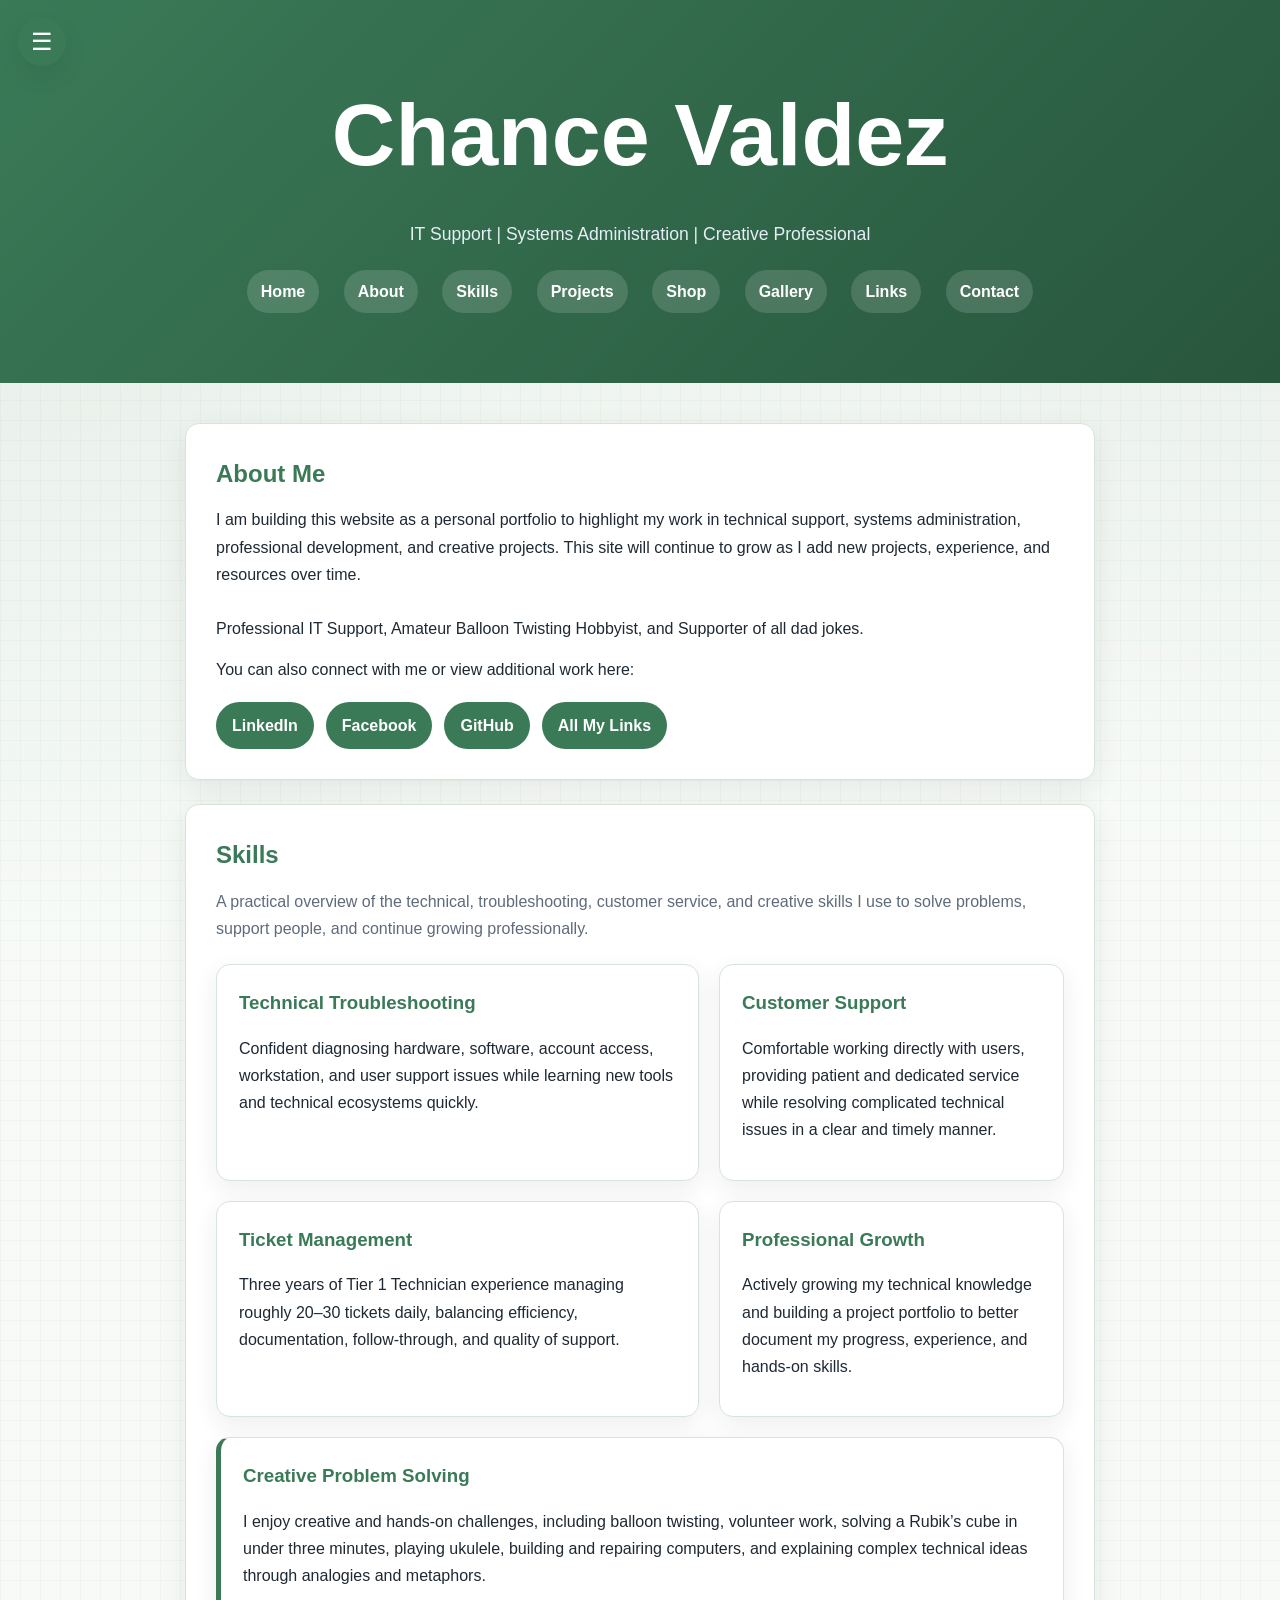
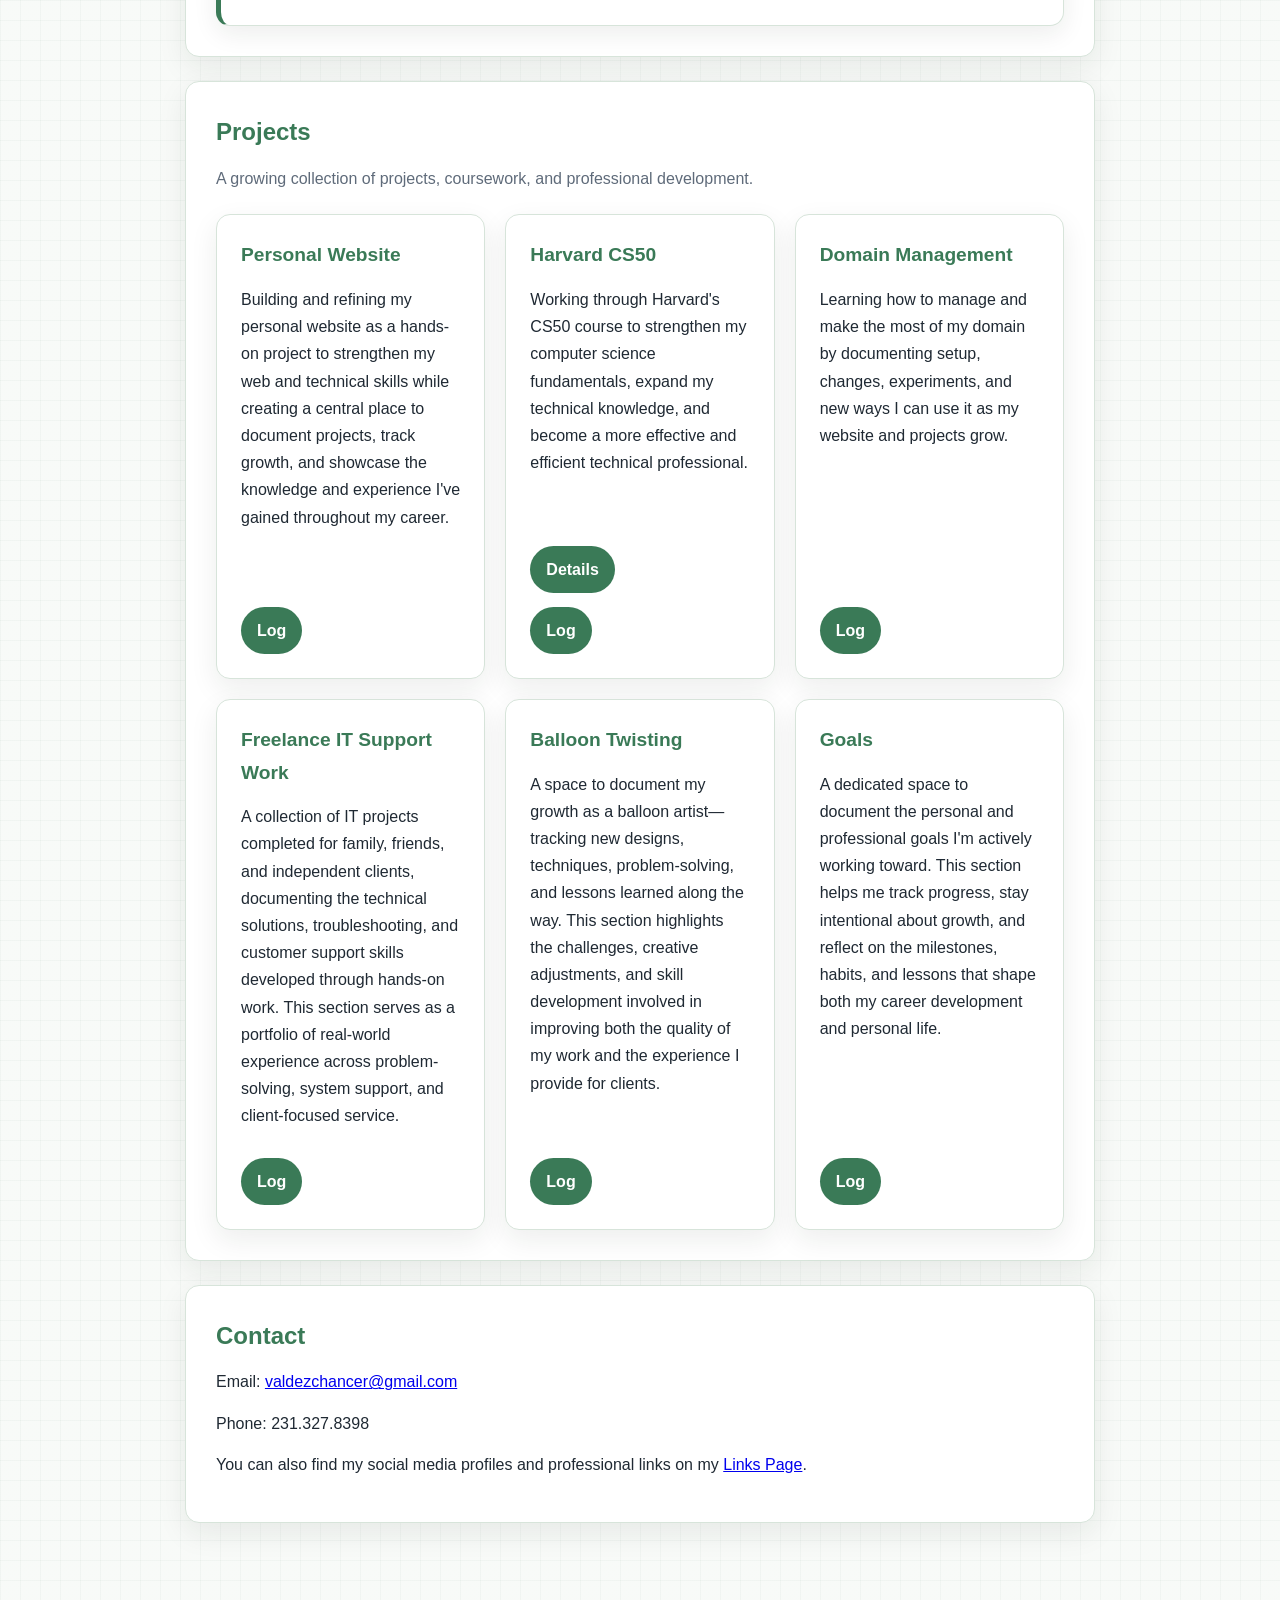
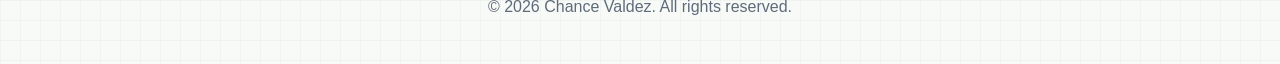
<file: index.html>
<!DOCTYPE html>
<html lang="en">

<head>
  <!-- ==========================================
       PAGE INFORMATION
  ========================================== -->

  <meta charset="UTF-8" />

  <!-- Mobile responsiveness -->
  <meta name="viewport" content="width=device-width, initial-scale=1.0" />

  <meta
    name="description"
    content="Chance Valdez's personal portfolio showcasing IT support, systems administration, professional development, creative projects, and technical skills."
  />

  <title>Chance Valdez | Portfolio</title>

  <!-- Main website stylesheet -->
  <link rel="stylesheet" href="style.css" />

</head>

<body>

  <!-- ==========================================
       OPTIONS MENU
  ========================================== -->

  <div class="options-menu">

    <button
      id="options-toggle"
      class="options-toggle"
      aria-label="Open options menu"
      aria-controls="options-panel"
      aria-expanded="false"
    >
      ☰
    </button>

    <div id="options-panel" class="options-panel">

      <!-- Dark Mode Toggle -->
      <button id="theme-toggle" class="theme-toggle">
        🌙 Dark Mode
      </button>

      <!-- Navigation Links -->
      <a href="index.html">Home</a>

      <a href="#about">About</a>

      <a href="#skills">Skills</a>

      <a href="#projects">Projects</a>

      <a href="shop.html">Shop</a>

      <a href="Secondary%20Page/gallery.html">Image Library</a>

      <a href="links/">Links</a>

      <a href="#contact">Contact</a>

    </div>

  </div>


  <!-- ==========================================
       WEBSITE HEADER
  ========================================== -->

  <header>

    <h1>Chance Valdez</h1>

    <p>
      IT Support | Systems Administration | Creative Professional
    </p>


    <!-- ==========================================
         MAIN NAVIGATION
    ========================================== -->

    <nav aria-label="Main navigation">

      <a href="index.html">Home</a>

      <a href="#about">About</a>

      <a href="#skills">Skills</a>

      <a href="#projects">Projects</a>

      <a href="shop.html">Shop</a>

      <a href="Secondary%20Page/gallery.html">Gallery</a>

      <a href="links/">Links</a>

      <a href="#contact">Contact</a>

    </nav>

  </header>


  <!-- ==========================================
       MAIN WEBSITE CONTENT
  ========================================== -->

  <main>


    <!-- ==========================================
         ABOUT ME SECTION
    ========================================== -->

    <section id="about" class="reveal">

      <h2>About Me</h2>

      <p>
        I am building this website as a personal portfolio to highlight my work in
        technical support, systems administration, professional development, and
        creative projects.

        This site will continue to grow as I add new projects,
        experience, and resources over time.

        <br><br>

        Professional IT Support, Amateur Balloon Twisting Hobbyist,
        and Supporter of all dad jokes.
      </p>

      <p>
        You can also connect with me or view additional work here:
      </p>


      <!-- SOCIAL AND PROFESSIONAL LINKS -->

      <ul class="profile-links">

        <li>
          <a
            href="https://linkedin.chancevaldez.com"
            target="_blank"
            rel="noopener noreferrer"
          >
            LinkedIn
          </a>
        </li>

        <li>
          <a
            href="https://www.facebook.com/chance.valdez"
            target="_blank"
            rel="noopener noreferrer"
          >
            Facebook
          </a>
        </li>

        <li>
          <a
            href="https://github.com/Chance203"
            target="_blank"
            rel="noopener noreferrer"
          >
            GitHub
          </a>
        </li>

        <li>
          <a href="links/">
            All My Links
          </a>
        </li>

      </ul>

    </section>



    <!-- ==========================================
         SKILLS SECTION
    ========================================== -->

    <section id="skills" class="reveal">

      <h2>Skills</h2>

      <p class="section-intro">
        A practical overview of the technical, troubleshooting,
        customer service, and creative skills I use to solve problems,
        support people, and continue growing professionally.
      </p>


      <div class="skills-layout">


        <!-- TECHNICAL TROUBLESHOOTING -->

        <div class="skill-group">

          <h3>Technical Troubleshooting</h3>

          <p>
            Confident diagnosing hardware, software, account access,
            workstation, and user support issues while learning
            new tools and technical ecosystems quickly.
          </p>

        </div>


        <!-- CUSTOMER SUPPORT -->

        <div class="skill-group">

          <h3>Customer Support</h3>

          <p>
            Comfortable working directly with users, providing patient
            and dedicated service while resolving complicated technical
            issues in a clear and timely manner.
          </p>

        </div>


        <!-- TICKET MANAGEMENT -->

        <div class="skill-group">

          <h3>Ticket Management</h3>

          <p>
            Three years of Tier 1 Technician experience managing
            roughly 20–30 tickets daily, balancing efficiency,
            documentation, follow-through, and quality of support.
          </p>

        </div>


        <!-- PROFESSIONAL GROWTH -->

        <div class="skill-group">

          <h3>Professional Growth</h3>

          <p>
            Actively growing my technical knowledge and building
            a project portfolio to better document my progress,
            experience, and hands-on skills.
          </p>

        </div>


        <!-- CREATIVE PROBLEM SOLVING -->

        <div class="skill-group featured-skill">

          <h3>Creative Problem Solving</h3>

          <p>
            I enjoy creative and hands-on challenges, including balloon
            twisting, volunteer work, solving a Rubik’s cube in under
            three minutes, playing ukulele, building and repairing
            computers, and explaining complex technical ideas through
            analogies and metaphors.
          </p>

        </div>

      </div>

    </section>



    <!-- ==========================================
         PROJECTS SECTION
    ========================================== -->

    <section id="projects" class="reveal">

      <h2>Projects</h2>

      <p class="section-intro">
        A growing collection of projects, coursework,
        and professional development.
      </p>


      <div class="project-grid">


        <!-- PERSONAL WEBSITE -->

        <article class="project-card">

          <h3>Personal Website</h3>

          <p>
            Building and refining my personal website as a hands-on
            project to strengthen my web and technical skills while
            creating a central place to document projects, track growth,
            and showcase the knowledge and experience I've gained
            throughout my career.
          </p>

          <div class="project-tags"></div>

          <a
            href="https://github.com/Chance203/Deep_Thought/blob/main/Journal/Website.txt"
            target="_blank"
            rel="noopener noreferrer"
            class="project-link"
          >
            Log
          </a>

        </article>



        <!-- HARVARD CS50 -->

        <article class="project-card">

          <h3>Harvard CS50</h3>

          <p>
            Working through Harvard's CS50 course to strengthen
            my computer science fundamentals, expand my technical
            knowledge, and become a more effective and efficient
            technical professional.
          </p>

          <div class="project-tags"></div>

          <br>

          <a
            href="https://pll.harvard.edu/course/cs50-introduction-computer-science"
            target="_blank"
            rel="noopener noreferrer"
            class="project-link"
          >
            Details
          </a>

          <a
            href="https://github.com/Chance203/Deep_Thought/blob/main/Journal/CS50%20Studies.txt"
            target="_blank"
            rel="noopener noreferrer"
            class="project-link"
          >
            Log
          </a>

        </article>



        <!-- DOMAIN MANAGEMENT -->

        <article class="project-card">

          <h3>Domain Management</h3>

          <p>
            Learning how to manage and make the most of my domain
            by documenting setup, changes, experiments, and new
            ways I can use it as my website and projects grow.
          </p>

          <div class="project-tags"></div>

          <a
            href="https://github.com/Chance203/Deep_Thought/blob/main/Journal/Domain.txt"
            target="_blank"
            rel="noopener noreferrer"
            class="project-link"
          >
            Log
          </a>

        </article>



        <!-- FREELANCE IT SUPPORT -->

        <article class="project-card">

          <h3>Freelance IT Support Work</h3>

          <p>
            A collection of IT projects completed for family,
            friends, and independent clients, documenting the
            technical solutions, troubleshooting, and customer
            support skills developed through hands-on work.

            This section serves as a portfolio of real-world
            experience across problem-solving, system support,
            and client-focused service.
          </p>

          <div class="project-tags"></div>

          <a
            href="https://github.com/Chance203/Deep_Thought/blob/main/Journal/Freelance%20IT%20Work.txt"
            target="_blank"
            rel="noopener noreferrer"
            class="project-link"
          >
            Log
          </a>

        </article>



        <!-- BALLOON TWISTING -->

        <article class="project-card">

          <h3>Balloon Twisting</h3>

          <p>
            A space to document my growth as a balloon artist—tracking
            new designs, techniques, problem-solving, and lessons
            learned along the way.

            This section highlights the challenges, creative adjustments,
            and skill development involved in improving both the quality
            of my work and the experience I provide for clients.
          </p>

          <div class="project-tags"></div>

          <a
            href="https://github.com/Chance203/Deep_Thought/blob/main/Journal/Balloon%20Twisting.txt"
            target="_blank"
            rel="noopener noreferrer"
            class="project-link"
          >
            Log
          </a>

        </article>



        <!-- GOALS -->

        <article class="project-card">

          <h3>Goals</h3>

          <p>
            A dedicated space to document the personal and professional
            goals I'm actively working toward.

            This section helps me track progress, stay intentional
            about growth, and reflect on the milestones, habits,
            and lessons that shape both my career development
            and personal life.
          </p>

          <div class="project-tags"></div>

          <a
            href="https://github.com/Chance203/Deep_Thought/blob/main/Journal/Goals.txt"
            target="_blank"
            rel="noopener noreferrer"
            class="project-link"
          >
            Log
          </a>

        </article>


      </div>

    </section>



    <!-- ==========================================
         CONTACT SECTION
    ========================================== -->

    <section id="contact" class="reveal">

      <h2>Contact</h2>


      <!-- EMAIL CONTACT -->

      <div class="contact-buttons">

        Email:

        <a
          href="mailto:valdezchancer@gmail.com"
          class="contact-button"
        >
          valdezchancer@gmail.com
        </a>

      </div>


      <!-- MESSAGE USED BY EXISTING JAVASCRIPT -->

      <p id="copy-message"></p>


      <!-- PHONE CONTACT -->

      <p>
        Phone: 231.327.8398
      </p>


      <!-- ADDITIONAL CONTACT OPTIONS -->

      <p>
        You can also find my social media profiles
        and professional links on my
        <a href="links/">Links Page</a>.
      </p>

    </section>

  </main>



  <!-- ==========================================
       WEBSITE FOOTER
  ========================================== -->

  <footer>

    <p>
      &copy; 2026 Chance Valdez. All rights reserved.
    </p>

  </footer>



  <!-- ==========================================
       BACK TO TOP BUTTON
  ========================================== -->

  <button
    id="back-to-top"
    class="back-to-top"
    aria-label="Back to top"
  >
    ↑
  </button>



  <!-- ==========================================
       JAVASCRIPT
  ========================================== -->

  <!-- Existing website functionality:
       - Dark Mode
       - Options Menu
       - Scroll Reveal
       - Back to Top
       - Email Copy Functionality
  -->

  <script src="script.js"></script>

</body>

</html>
</file>
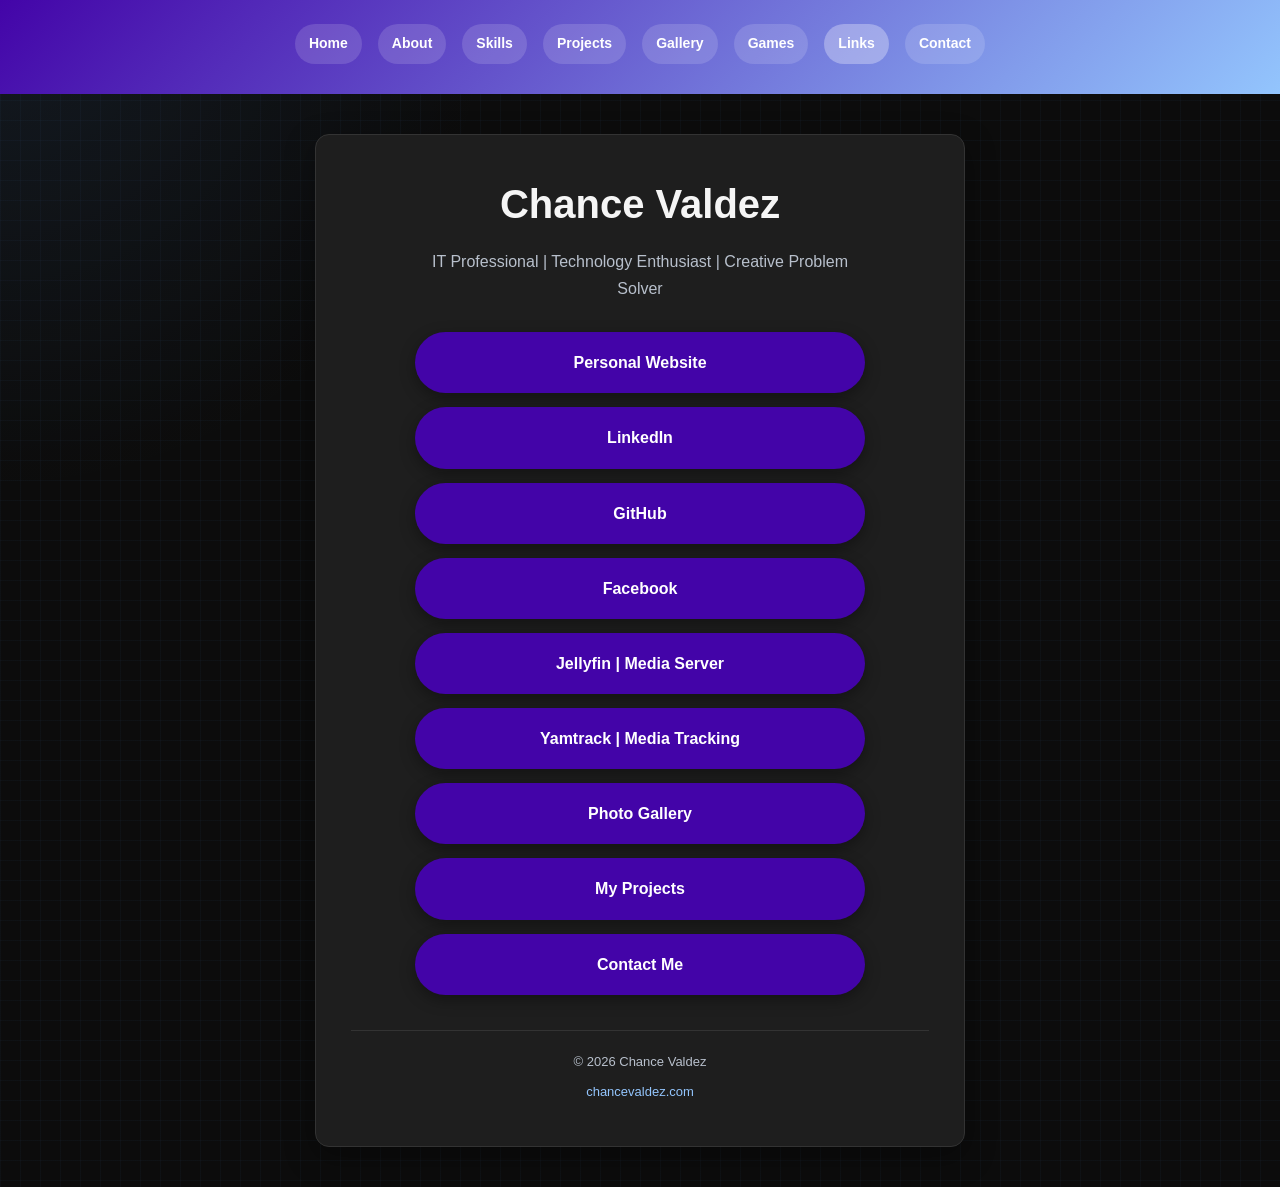
<file: links/index.html>
<!DOCTYPE html>
<html lang="en">

<head>
    <!-- ==========================================
         PAGE INFORMATION
    ========================================== -->

    <meta charset="UTF-8">

    <meta name="viewport"
          content="width=device-width, initial-scale=1.0">

    <meta name="description"
          content="Connect with Chance Valdez. Explore my professional portfolio, creative projects, social media, and more.">

    <title>Chance Valdez | Links</title>

    <!-- ==========================================
         STYLESHEETS
    ========================================== -->

    <!-- CSS specifically for the Links page -->
    <link rel="stylesheet" href="links.css">

</head>

<body>

    <!-- ==========================================
         WEBSITE NAVIGATION
    ========================================== -->

    <nav class="site-nav" aria-label="Main navigation">

        <a href="/">
            Home
        </a>

        <a href="/#about">
            About
        </a>

        <a href="/#skills">
            Skills
        </a>

        <a href="/#projects">
            Projects
        </a>

        <a href="/gallery.html">
            Gallery
        </a>

        <a href="/game.html">
            Games
        </a>

        <a href="/links/" aria-current="page">
            Links
        </a>

        <a href="/#contact">
            Contact
        </a>

    </nav>


    <!-- ==========================================
         MAIN PAGE CONTENT
    ========================================== -->

    <main class="container">

     <!-- ==========================================
     PROFILE SECTION
    ========================================== -->

    <header class="profile">

        <h1>Chance Valdez</h1>

        <p class="description">
            IT Professional | Technology Enthusiast |
            Creative Problem Solver
        </p>

    </header>



        <!-- ==========================================
             SOCIAL AND PROFESSIONAL LINKS
        ========================================== -->

        <section class="links-section" aria-label="My links">

            <div class="links">

                <!-- PERSONAL WEBSITE -->

                <a
                    href="https://chancevaldez.com"
                    class="link-button"
                >
                    Personal Website
                </a>


                <!-- LINKEDIN -->

                <a
                    href="https://linkedin.chancevaldez.com"
                    class="link-button"
                    target="_blank"
                    rel="noopener noreferrer"
                >
                    LinkedIn
                </a>


                <!-- GITHUB -->

                <a
                    href="https://github.com/Chance203"
                    class="link-button"
                    target="_blank"
                    rel="noopener noreferrer"
                >
                    GitHub
                </a>


                <!-- FACEBOOK -->

                <a
                    href="https://www.facebook.com/chance.valdez"
                    class="link-button"
                    target="_blank"
                    rel="noopener noreferrer"
                >
                    Facebook
                </a>

                <!-- ==========================================
     PERSONAL MEDIA SERVER
========================================== -->

<!-- JELLYFIN -->

<a
    href="https://jellyfin.chancevaldez.com"
    class="link-button"
    target="_blank"
    rel="noopener noreferrer"
>
    Jellyfin | Media Server
</a>


<!-- YAMTRACK -->

<a
    href="https://yamtrack.chancevaldez.com"
    class="link-button"
    target="_blank"
    rel="noopener noreferrer"
>
    Yamtrack | Media Tracking
</a>

                <!-- PHOTO GALLERY -->

                <a
                    href="/gallery.html"
                    class="link-button"
                >
                    Photo Gallery
                </a>


                <!-- PROJECTS -->

                <a
                    href="/#projects"
                    class="link-button"
                >
                    My Projects
                </a>


                <!-- CONTACT -->

                <a
                    href="/#contact"
                    class="link-button"
                >
                    Contact Me
                </a>

            </div>

        </section>


        <!-- ==========================================
             FOOTER
        ========================================== -->

        <footer>

            <p>
                &copy; 2026 Chance Valdez
            </p>

            <p>
                <a href="https://chancevaldez.com">
                    chancevaldez.com
                </a>
            </p>

        </footer>

    </main>

</body>

</html>
</file>
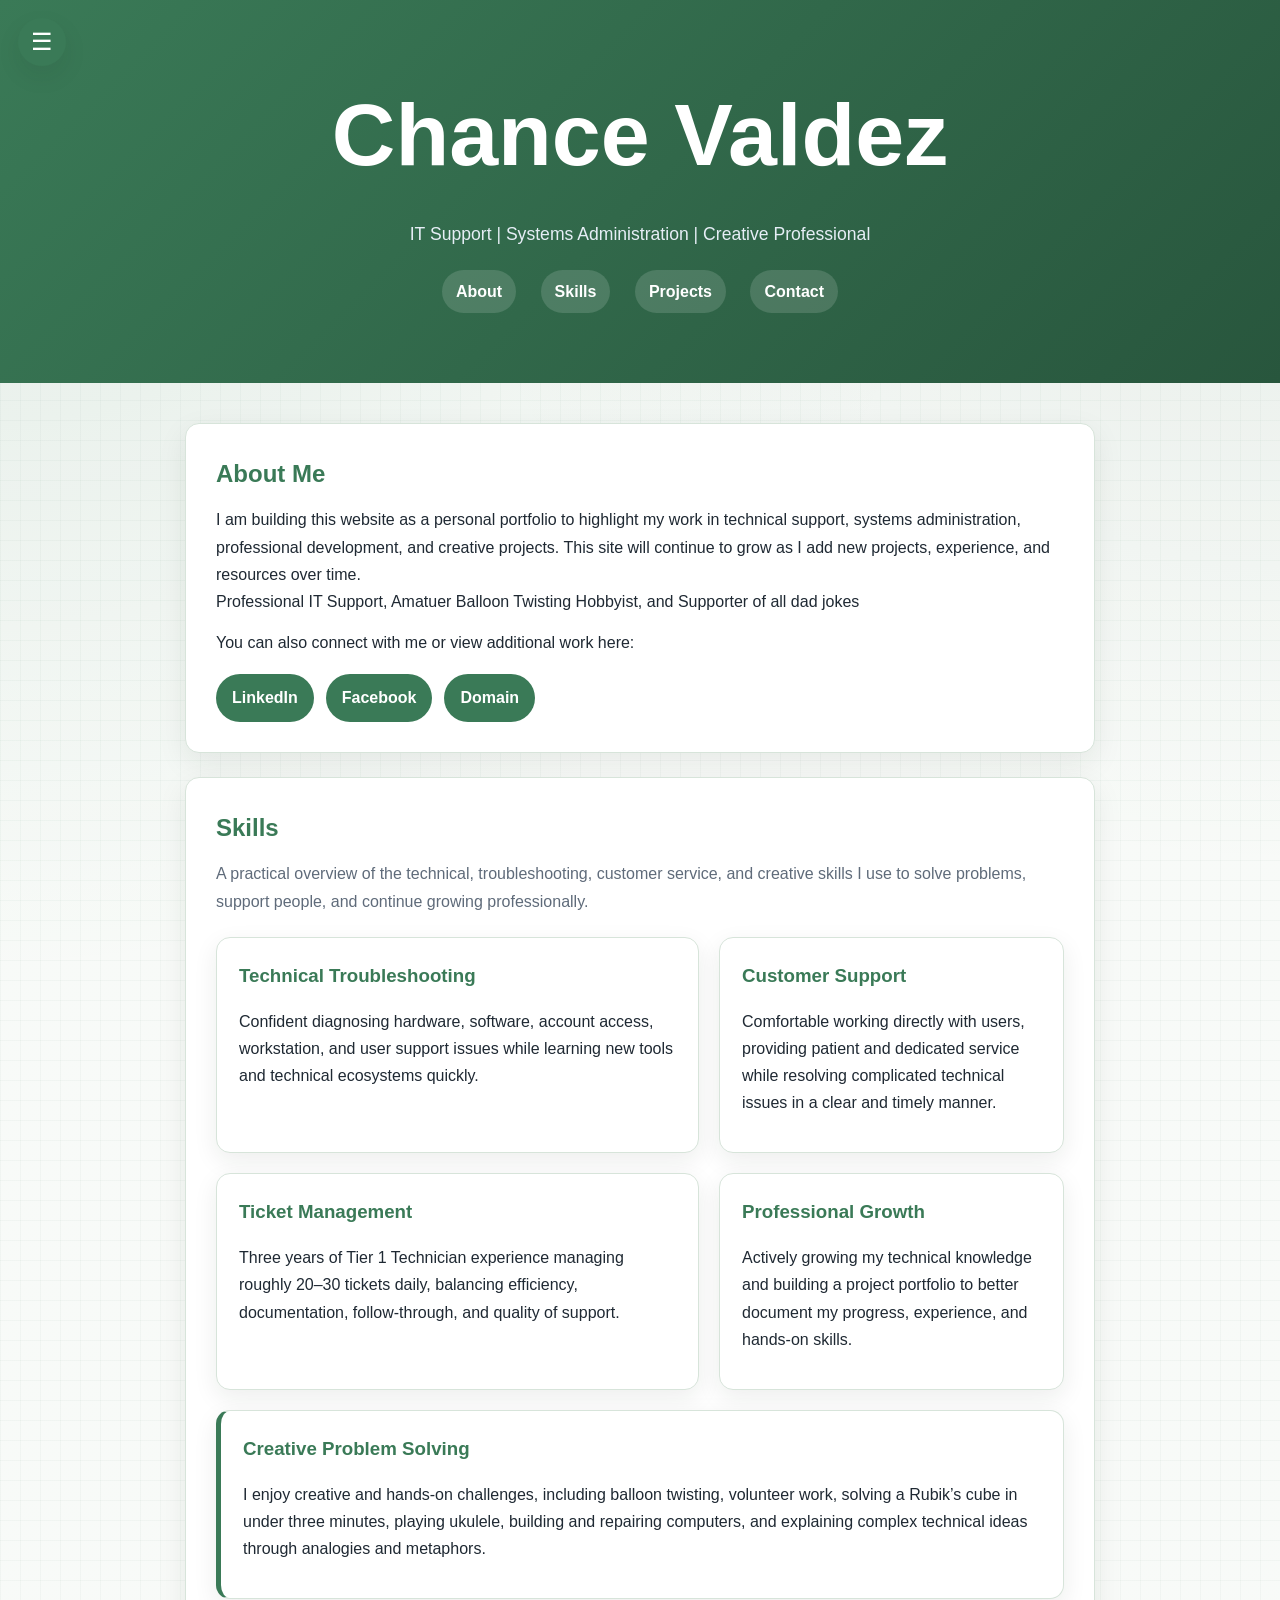
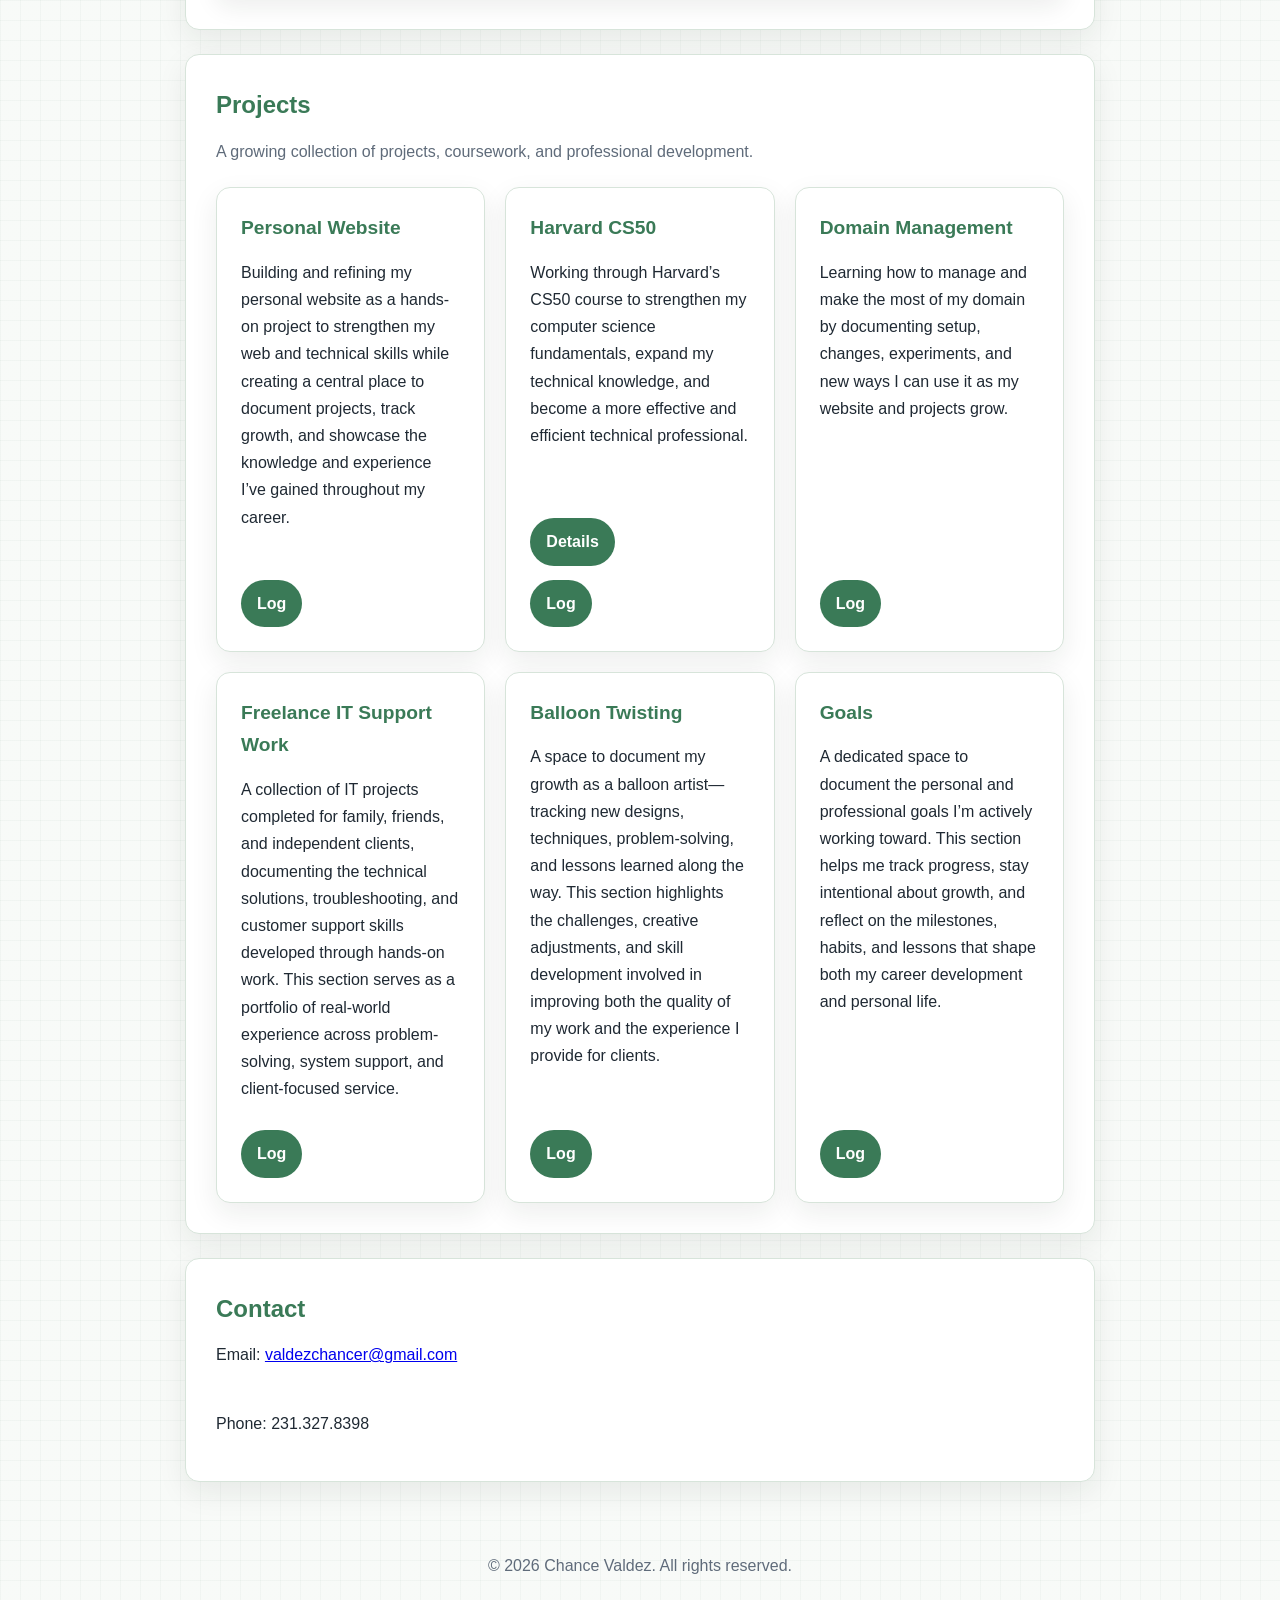
<file: Website/index.html>
<!DOCTYPE html>
<html lang="en">
<head>
  <meta charset="UTF-8" />

  <!-- Makes the site work better on phones/tablets -->
  <meta name="viewport" content="width=device-width, initial-scale=1.0" />

  <title>Chance Valdez | Portfolio</title>

  <!-- Connects this HTML file to the CSS styling file -->
  <link rel="stylesheet" href="style.css" />
</head>

<body>
  <div class="options-menu">
  <button id="options-toggle" class="options-toggle" aria-label="Open options menu">
    ☰
  </button>

  <div id="options-panel" class="options-panel">
    <button id="theme-toggle" class="theme-toggle">
      🌙 Dark Mode
    </button>

    <a href="#about">About</a>
    <a href="#skills">Skills</a>
    <a href="#projects">Projects</a>
    <a href="#contact">Contact</a>
    <a href="Secondary Page/gallery.html">Image Library</a>
  </div>
</div>

  <header>
  <h1>Chance Valdez</h1>
  <p>IT Support | Systems Administration | Creative Professional</p>

  <nav>
    <a href="#about">About</a>
    <a href="#skills">Skills</a>
    <a href="#projects">Projects</a>
    <a href="#contact">Contact</a>
  </nav>

  </header>

  <main>
    <section id="about" class="reveal">
  <h2>About Me</h2>
      <p>
  I am building this website as a personal portfolio to highlight my work in
  technical support, systems administration, professional development, and
  creative projects. This site will continue to grow as I add new projects,
  experience, and resources over time.
  <br>
  Professional IT Support, Amatuer Balloon Twisting Hobbyist, and Supporter of all dad jokes
</p>

<p>
  You can also connect with me or view additional work here:
</p>

<ul class="profile-links">
  <li>
    <a href="https://linkedin.chancevaldez.com" target="_blank" rel="noopener noreferrer">
      LinkedIn
    </a>
  </li>
  <li>
    <a href="https://www.facebook.com/chance.valdez" target="_blank" rel="noopener noreferrer">
      Facebook
    </a>
  </li>
  <li>
    <a href="https://chancevaldez.com" target="_blank" rel="noopener noreferrer">
      Domain
    </a>
  </li>
</ul>

      <!-- Future expansion:
           Add a stronger professional summary here.
           This can be tailored toward IT, systems administration, or art/business. -->
    </section>

    <section id="skills" class="reveal">
  <h2>Skills</h2>

  <p class="section-intro">
    A practical overview of the technical, troubleshooting, customer service,
    and creative skills I use to solve problems, support people, and continue growing professionally.
  </p>

  <div class="skills-layout">

    <div class="skill-group">
      <h3>Technical Troubleshooting</h3>
      <p>
        Confident diagnosing hardware, software, account access, workstation,
        and user support issues while learning new tools and technical ecosystems quickly.
      </p>
    </div>

    <div class="skill-group">
      <h3>Customer Support</h3>
      <p>
        Comfortable working directly with users, providing patient and dedicated service
        while resolving complicated technical issues in a clear and timely manner.
      </p>
    </div>

    <div class="skill-group">
      <h3>Ticket Management</h3>
      <p>
        Three years of Tier 1 Technician experience managing roughly 20–30 tickets daily,
        balancing efficiency, documentation, follow-through, and quality of support.
      </p>
    </div>

    <div class="skill-group">
      <h3>Professional Growth</h3>
      <p>
        Actively growing my technical knowledge and building a project portfolio to better
        document my progress, experience, and hands-on skills.
      </p>
    </div>

    <div class="skill-group featured-skill">
      <h3>Creative Problem Solving</h3>
      <p>
        I enjoy creative and hands-on challenges, including balloon twisting, volunteer work,
        solving a Rubik’s cube in under three minutes, playing ukulele, building and repairing
        computers, and explaining complex technical ideas through analogies and metaphors.
      </p>
    </div>

  </div>
</section>

    <section id="projects" class="reveal">
  <h2>Projects</h2>

  <p class="section-intro">
    A growing collection of projects, coursework, and professional development.
  </p>

  <div class="project-grid">

    <article class="project-card">
      <h3>Personal Website</h3>
      <p>Building and refining my personal website as a hands-on project to strengthen my web and technical skills while creating a central place to document projects, track growth, and showcase the knowledge and experience I’ve gained throughout my career.</p>
      <div class="project-tags">
      </div>
      <a href="https://github.com/Chance203/Deep_Thought/blob/main/Journal/Website.txt" target="_blank" rel="noopener noreferrer" class="project-link">Log</a>
    </article>

    <article class="project-card">
      <h3>Harvard CS50</h3>
      <p>Working through Harvard’s CS50 course to strengthen my computer science fundamentals, expand my technical knowledge, and become a more effective and efficient technical professional.</p>
      <div class="project-tags">
      </div>
      <br>
      <a href="https://pll.harvard.edu/course/cs50-introduction-computer-science" target="_blank" rel="noopener noreferrer" class="project-link">Details</a>
      <a href="https://github.com/Chance203/Deep_Thought/blob/main/Journal/CS50%20Studies.txt" target="_blank" rel="noopener noreferrer" class="project-link">Log</a>
    </article>

    <article class="project-card">
      <h3>Domain Management</h3>
      <p>Learning how to manage and make the most of my domain by documenting setup, changes, experiments, and new ways I can use it as my website and projects grow.</p>
      <div class="project-tags">
      </div>
      <a href="https://github.com/Chance203/Deep_Thought/blob/main/Journal/Domain.txt" target="_blank" rel="noopener noreferrer" class="project-link">Log</a>
    </article>

    <article class="project-card">
      <h3>Freelance IT Support Work</h3>
      <p>A collection of IT projects completed for family, friends, and independent clients, documenting the technical solutions, troubleshooting, and customer support skills developed through hands-on work. This section serves as a portfolio of real-world experience across problem-solving, system support, and client-focused service.</p>
      <div class="project-tags">
      </div>
      <a href="https://github.com/Chance203/Deep_Thought/blob/main/Journal/Freelance%20IT%20Work.txt" class="project-link">Log</a>
    </article>

    <article class="project-card">
      <h3>Balloon Twisting</h3>
      <p>A space to document my growth as a balloon artist—tracking new designs, techniques, problem-solving, and lessons learned along the way. This section highlights the challenges, creative adjustments, and skill development involved in improving both the quality of my work and the experience I provide for clients.</p>
      <div class="project-tags">
      </div>
      <a href="https://github.com/Chance203/Deep_Thought/blob/main/Journal/Balloon%20Twisting.txt" class="project-link">Log</a>
    </article>

    <article class="project-card">
      <h3>Goals</h3>
      <p>A dedicated space to document the personal and professional goals I’m actively working toward. This section helps me track progress, stay intentional about growth, and reflect on the milestones, habits, and lessons that shape both my career development and personal life.</p>
      <div class="project-tags">
      </div>
      <a href="https://github.com/Chance203/Deep_Thought/blob/main/Journal/Goals.txt" class="project-link">Log</a>
    </article>

  </div>

      <!-- Future expansion:
           Add cards for each project:
           - GitHub project
           - Home lab
           - Website build
           - Resume/career project
           - Caricature business page -->
    </section>

    <section id="contact" class="reveal">
      <h2>Contact</h2>
        <div class="contact-buttons">
          Email:
    <a href="mailto:valdezchancer@gmail.com" class="contact-button">
        valdezchancer@gmail.com
    </a>
</div>

<p id="copy-message"></p>
      <br>Phone: 231.327.8398
      </p>

      <!-- Future expansion:
           Add links to:
           - LinkedIn
           - GitHub
           - Resume PDF
           - Art portfolio/social pages -->
    </section>
  </main>

  <footer>
    <p>&copy; 2026 Chance Valdez. All rights reserved.</p>
  </footer>

  <button id="back-to-top" class="back-to-top" aria-label="Back to top">
 ↑
</button>
  
  <!-- JavaScript file for future features -->
  <script src="script.js"></script>

</body>
</html>
</file>
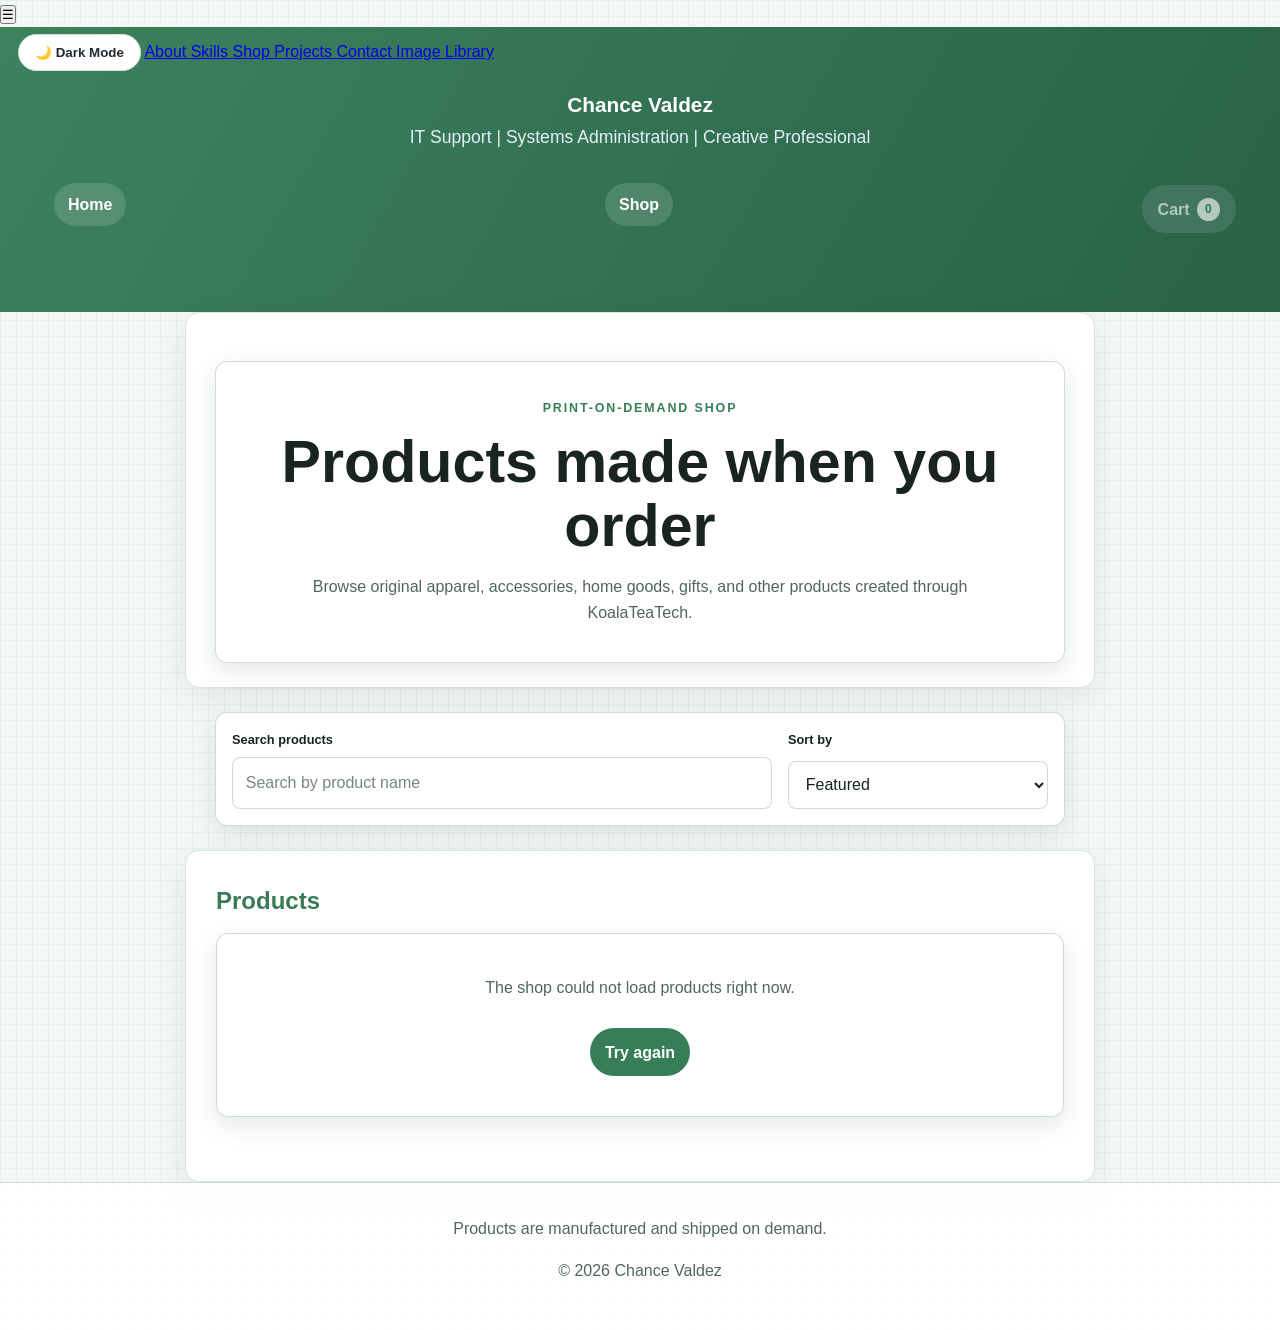
<file: shop.html>
<!DOCTYPE html>
<html lang="en">
<head>
  <meta charset="UTF-8">

  <meta
    name="viewport"
    content="width=device-width, initial-scale=1.0"
  >

  <meta
    name="description"
    content="Shop original apparel, accessories, gifts, and print-on-demand products from KoalaTeaTech."
  >

  <title>Shop | Chance Valdez</title>

  <!-- Main website styles -->
  <link rel="stylesheet" href="style.css?v=2">

  <!-- Shop-specific styles -->
  <link rel="stylesheet" href="shop.css?v=2">
</head>

<body>

  <!-- =====================================================
       OPTIONS MENU
       This is intended to match the menu on your main site.
       ===================================================== -->

  <button
    id="menu-toggle"
    class="menu-toggle"
    type="button"
    aria-label="Open site menu"
    aria-expanded="false"
    aria-controls="options-menu"
  >
    ☰
  </button>

  <aside
    id="options-menu"
    class="options-menu"
    aria-label="Site options"
  >
    <button
      id="theme-toggle"
      class="menu-link theme-toggle"
      type="button"
    >
      🌙 Dark Mode
    </button>

    <a class="menu-link" href="index.html#about">
      About
    </a>

    <a class="menu-link" href="index.html#skills">
      Skills
    </a>

    <a
      class="menu-link"
      href="shop.html"
      aria-current="page"
    >
      Shop
    </a>

    <a class="menu-link" href="index.html#projects">
      Projects
    </a>

    <a class="menu-link" href="index.html#contact">
      Contact
    </a>

    <a class="menu-link" href="gallery.html">
      Image Library
    </a>
  </aside>

  <!-- =====================================================
       PAGE HEADER
       ===================================================== -->

  <header class="shop-header">
    <div class="shop-header-content">
      <a class="shop-brand" href="index.html">
        Chance Valdez
      </a>

      <p class="shop-tagline">
        IT Support | Systems Administration | Creative Professional
      </p>

      <nav
        class="shop-nav"
        aria-label="Shop navigation"
      >
        <a href="index.html">
          Home
        </a>

        <a
          href="shop.html"
          aria-current="page"
        >
          Shop
        </a>

        <button
          id="cart-button"
          class="cart-button"
          type="button"
          aria-label="Open shopping cart"
          disabled
        >
          Cart

          <span
            id="cart-count"
            class="cart-count"
          >
            0
          </span>
        </button>
      </nav>
    </div>
  </header>

  <!-- =====================================================
       MAIN SHOP CONTENT
       ===================================================== -->

  <main>
    <section class="shop-hero">
      <div class="shop-hero-content">
        <p class="shop-eyebrow">
          PRINT-ON-DEMAND SHOP
        </p>

        <h1>
          Products made when you order
        </h1>

        <p>
          Browse original apparel, accessories, home goods,
          gifts, and other products created through KoalaTeaTech.
        </p>
      </div>
    </section>

    <!-- Search and sorting -->

    <section
      class="shop-controls"
      aria-label="Product search and sorting"
    >
      <div class="search-wrapper">
        <label for="product-search">
          Search products
        </label>

        <input
          id="product-search"
          type="search"
          placeholder="Search by product name"
          autocomplete="off"
        >
      </div>

      <div class="sort-wrapper">
        <label for="product-sort">
          Sort by
        </label>

        <select id="product-sort">
          <option value="featured">
            Featured
          </option>

          <option value="price-low">
            Price: low to high
          </option>

          <option value="price-high">
            Price: high to low
          </option>

          <option value="name">
            Name
          </option>
        </select>
      </div>
    </section>

    <!-- Product results -->

    <section
      class="shop-section"
      aria-labelledby="products-heading"
    >
      <h2
        id="products-heading"
        class="visually-hidden"
      >
        Products
      </h2>

      <div
        id="shop-status"
        class="shop-status"
        role="status"
        aria-live="polite"
      >
        Loading products…
      </div>

      <div
        id="product-grid"
        class="product-grid"
        aria-live="polite"
      ></div>
    </section>
  </main>

  <!-- =====================================================
       FOOTER
       ===================================================== -->

  <footer class="shop-footer">
    <p>
      Products are manufactured and shipped on demand.
    </p>

    <p>
      © <span id="current-year"></span> Chance Valdez
    </p>
  </footer>

  <!-- =====================================================
       SCRIPTS
       Load the main site script first so theme and menu
       behavior are available before the shop loads.
       ===================================================== -->

  <script src="script.js?v=2"></script>
  <script src="shop.js?v=2"></script>

  <script>
    const currentYearElement =
      document.getElementById("current-year");

    if (currentYearElement) {
      currentYearElement.textContent =
        new Date().getFullYear();
    }
  </script>

</body>
</html>
</file>
<file: style.css>
/* ========================================
   GLOBAL RESET
======================================== */

* {
  box-sizing: border-box;
  margin: 0;
  padding: 0;
}

html {
  scroll-behavior: smooth;
}

/* ========================================
   COLOR VARIABLES
======================================== */

:root {
  --bg: #f4f8f4;
  --card: #ffffff;
  --text: #1f2933;
  --muted: #5f6b7a;
  --primary: #3a7a57;
  --primary-dark: #28563d;
  --border: #d7e4da;
  --shadow: rgba(20, 40, 30, 0.08);
}

body.dark-mode {
  --bg: #121212;
  --card: #1e1e1e;
  --text: #f5f5f5;
  --muted: #b8c0cc;
  --primary: #4304a8;
  --primary-dark: #93c5fd;
  --border: #333333;
  --shadow: rgba(0, 0, 0, 0.35);
}

/* ========================================
   BASE PAGE STYLES
======================================== */

body {
  font-family: Arial, Helvetica, sans-serif;
  line-height: 1.7;
  color: var(--text);
  margin: 0;
  background:
    linear-gradient(rgba(255,255,255,0.35), rgba(255,255,255,0.35)),
    linear-gradient(to right, rgba(47, 111, 79, 0.06) 1px, transparent 1px),
    linear-gradient(to bottom, rgba(47, 111, 79, 0.06) 1px, transparent 1px),
    radial-gradient(circle at top left, rgba(58, 122, 87, 0.18), transparent 28%),
    radial-gradient(circle at top right, rgba(40, 86, 61, 0.14), transparent 25%),
    linear-gradient(180deg, var(--bg) 0%, var(--bg) 100%);
  background-size:
    auto,
    20px 20px,
    20px 20px,
    auto,
    auto,
    auto;
}

body.dark-mode {
  background:
    linear-gradient(rgba(0,0,0,0.35), rgba(0,0,0,0.35)),
    linear-gradient(to right, rgba(96, 165, 250, 0.06) 1px, transparent 1px),
    linear-gradient(to bottom, rgba(96, 165, 250, 0.06) 1px, transparent 1px),
    radial-gradient(circle at top left, rgba(96, 165, 250, 0.14), transparent 28%),
    radial-gradient(circle at top right, rgba(147, 197, 253, 0.10), transparent 25%),
    linear-gradient(180deg, var(--bg) 0%, var(--bg) 100%);
}

p {
  margin-bottom: 14px;
}

ul {
  margin-left: 20px;
}

li {
  margin-bottom: 8px;
}

/* ========================================
   HEADER
======================================== */

header {
  text-align: center;
  padding: 60px 20px;
  background: linear-gradient(135deg, var(--primary), var(--primary-dark));
  color: white;
}

header h1 {
  font-size: 5.5rem;
  margin-bottom: 10px;
}

header p {
  font-size: 1.1rem;
  color: #e6eef6;
}

/* ========================================
   NAVIGATION
======================================== */

nav {
  margin-top: 20px;
}

nav a {
  display: inline-block;
  margin: 0 10px 10px;
  color: white;
  text-decoration: none;
  font-weight: bold;
  padding: 8px 14px;
  border-radius: 999px;
  background: rgba(255, 255, 255, 0.14);
}

nav a:hover {
  background: rgba(255, 255, 255, 0.24);
  transform: translateY(-2px);
}

/* Options Menu */

.options-menu {
  position: fixed;
  top: 18px;
  left: 18px;
  z-index: 2000;
}

.options-toggle {
  width: 48px;
  height: 48px;
  border: none;
  border-radius: 50%;
  background: var(--primary);
  color: white;
  font-size: 1.5rem;
  cursor: pointer;
  box-shadow: 0 10px 24px var(--shadow);
}

.options-panel {
  position: absolute;
  top: 58px;
  left: 0;
  min-width: 190px;
  padding: 14px;
  border-radius: 14px;
  background: var(--card);
  border: 1px solid var(--border);
  box-shadow: 0 12px 32px var(--shadow);
  display: none;
  flex-direction: column;
  gap: 10px;
}

.options-panel.show {
  display: flex;
}

.options-panel a,
.options-panel button {
  display: block;
  width: 100%;
  padding: 10px 12px;
  border-radius: 999px;
  border: none;
  background: var(--primary);
  color: white;
  text-align: center;
  text-decoration: none;
  font-weight: bold;
  cursor: pointer;
}

.options-panel a:hover,
.options-panel button:hover,
.options-toggle:hover {
  background: var(--primary-dark);
}

/* ========================================
   DARK MODE BUTTON
======================================== */

.theme-toggle {
  margin-top: 16px;
  padding: 10px 16px;
  border-radius: 999px;
  border: 1px solid var(--border);
  background: var(--card);
  color: var(--text);
  cursor: pointer;
  font-weight: bold;
}

.theme-toggle:hover {
  opacity: 0.9;
  transform: translateY(-2px);
}

/* ========================================
   MAIN LAYOUT
======================================== */

main {
  max-width: 950px;
  margin: 40px auto;
  padding: 0 20px;
}

section {
  background: var(--card);
  color: var(--text);
  margin-bottom: 24px;
  padding: 30px;
  border: 1px solid var(--border);
  border-radius: 14px;
  box-shadow: 0 10px 30px var(--shadow);
}

section h2 {
  color: var(--primary);
  margin-bottom: 12px;
  font-size: 1.5rem;
}

.section-intro {
  margin-bottom: 22px;
  color: var(--muted);
}

/* ========================================
   PROFILE LINKS
======================================== */

.profile-links {
  list-style: none;
  margin-left: 0;
  margin-top: 18px;
  display: flex;
  flex-wrap: wrap;
  gap: 12px;
}

.profile-links li {
  margin-bottom: 0;
}

.profile-links a {
  display: inline-block;
  padding: 10px 16px;
  border-radius: 999px;
  background: var(--primary);
  color: white;
  text-decoration: none;
  font-weight: bold;
}

.profile-links a:hover {
  background: var(--primary-dark);
}

/* ========================================
   PROJECT SECTION
======================================== */

.project-grid {
  display: grid;
  grid-template-columns: repeat(auto-fit, minmax(260px, 1fr));
  gap: 20px;
}

.project-card {
  background: var(--card);
  color: var(--text);
  border: 1px solid var(--border);
  border-radius: 14px;
  padding: 24px;
  box-shadow: 0 10px 28px var(--shadow);
  display: flex;
  flex-direction: column;
  gap: 14px;
}

.project-card:hover {
  transform: translateY(-5px);
  box-shadow: 0 16px 36px var(--shadow);
}

.project-card h3 {
  color: var(--primary);
  font-size: 1.2rem;
}

.project-card p {
  margin-bottom: 0;
}

.project-tags {
  display: flex;
  flex-wrap: wrap;
  gap: 8px;
}

.project-tags span {
  padding: 6px 10px;
  border-radius: 999px;
  background: rgba(47, 111, 79, 0.12);
  color: var(--primary-dark);
  font-size: 0.85rem;
  font-weight: 600;
}

.project-link {
  margin-top: auto;
  align-self: flex-start;
  padding: 10px 16px;
  border-radius: 999px;
  background: var(--primary);
  color: white;
  text-decoration: none;
  font-weight: bold;
}

.project-link:hover {
  background: var(--primary-dark);
}

/* ========================================
   SKILLS SECTION
======================================== */

.skills-layout {
  display: grid;
  grid-template-columns: 1.4fr 1fr;
  gap: 20px;
}

.skill-group {
  background: var(--card);
  color: var(--text);
  border: 1px solid var(--border);
  border-radius: 14px;
  padding: 22px;
  box-shadow: 0 8px 24px var(--shadow);
}

.skill-group h3 {
  color: var(--primary);
  margin-bottom: 16px;
}

.skill-item {
  margin-bottom: 18px;
}

.skill-top {
  display: flex;
  justify-content: space-between;
  gap: 12px;
  font-weight: bold;
  margin-bottom: 8px;
}

.skill-top span:last-child {
  color: var(--muted);
  font-size: 0.9rem;
}

.skill-bar {
  height: 10px;
  background: rgba(47, 111, 79, 0.12);
  border-radius: 999px;
  overflow: hidden;
}

.skill-bar div {
  height: 100%;
  background: linear-gradient(135deg, var(--primary), var(--primary-dark));
  border-radius: 999px;
}

.skill-pill-list {
  display: flex;
  flex-wrap: wrap;
  gap: 10px;
}

.skill-pill-list span {
  padding: 8px 12px;
  border-radius: 999px;
  background: rgba(47, 111, 79, 0.12);
  color: var(--primary-dark);
  font-weight: bold;
  font-size: 0.9rem;
}

.featured-skill {
  grid-column: 1 / -1;
  border-left: 5px solid var(--primary);
}

/* ========================================
   DARK MODE SECTION ADJUSTMENTS
======================================== */

body.dark-mode .project-tags span,
body.dark-mode .skill-pill-list span {
  background: rgba(96, 165, 250, 0.14);
  color: var(--primary-dark);
}

body.dark-mode .skill-bar {
  background: rgba(96, 165, 250, 0.14);
}

/* ========================================
   FOOTER
======================================== */

footer {
  text-align: center;
  padding: 30px 20px;
  color: var(--muted);
}

/* ========================================
   RESPONSIVE DESIGN
======================================== */

@media (max-width: 600px) {
  header {
    padding: 45px 16px;
  }

  header h1 {
    font-size: 2rem;
  }

  section {
    padding: 22px;
  }

  .profile-links {
    flex-direction: column;
  }

  .profile-links a {
    text-align: center;
    width: 100%;
  }

  .project-link {
    width: 100%;
    text-align: center;
  }

  .skills-layout {
    grid-template-columns: 1fr;
  }

  .featured-skill {
    grid-column: auto;
  }
}

/* ========================================
   ANIMATIONS
======================================== */

nav a,
.theme-toggle,
.project-card,
.project-link,
.profile-links a {
  transition:
    background 0.2s ease,
    transform 0.2s ease,
    opacity 0.2s ease,
    box-shadow 0.22s ease;
}

/* Scroll Reveal Animation */

.reveal {
  opacity: 0;
  transform: translateY(40px);
  transition:
    opacity 0.8s ease,
    transform 0.8s ease;
}

.reveal.active {
  opacity: 1;
  transform: translateY(0);
}

/* Card-Specific Scroll Reveal Animation */

.project-card.reveal,
.skill-card.reveal,
.skill-group.reveal {
  transform: translateY(30px) scale(0.98);
}

.project-card.reveal.active,
.skill-card.reveal.active,
.skill-group.reveal.active {
  transform: translateY(0) scale(1);
}

/* Back to Top Button */

.back-to-top {
  position: fixed;
  right: 24px;
  bottom: 24px;
  width: 48px;
  height: 48px;
  border: none;
  border-radius: 50%;
  background: var(--primary);
  color: white;
  font-size: 1.5rem;
  font-weight: bold;
  cursor: pointer;
  box-shadow: 0 10px 24px var(--shadow);
  opacity: 0;
  visibility: hidden;
  transform: translateY(12px);
  transition:
    opacity 0.25s ease,
    transform 0.25s ease,
    visibility 0.25s ease,
    background 0.2s ease;
  z-index: 1000;
}

.back-to-top.show {
  opacity: 1;
  visibility: visible;
  transform: translateY(0);
}

.back-to-top:hover {
  background: var(--primary-dark);
  transform: translateY(-3px);
}

/* ========================= */
/* Thumbnail Gallery */
/* ========================= */

.gallery-grid {
  display: grid;
  grid-template-columns: repeat(auto-fit, minmax(180px, 1fr));
  gap: 20px;
  margin-top: 2rem;
}

.gallery-thumbnail {
  width: 100%;
  height: 180px;
  object-fit: cover;

  border-radius: 12px;
  box-shadow: 0 8px 20px rgba(0, 0, 0, 0.18);

  cursor: pointer;
  transition: transform 0.25s ease, box-shadow 0.25s ease;
}

.gallery-thumbnail:hover {
  transform: scale(1.04);
  box-shadow: 0 12px 28px rgba(0, 0, 0, 0.25);
}

/* ========================= */
/* Lightbox */
/* ========================= */

.lightbox {
  position: fixed;
  inset: 0;
  background: rgba(0, 0, 0, 0.85);

  display: none;
  justify-content: center;
  align-items: center;

  padding: 30px;
  z-index: 9999;
}

.lightbox.active {
  display: flex;
}

.lightbox img {
  max-width: 95%;
  max-height: 90vh;
  object-fit: contain;

  border-radius: 12px;
  box-shadow: 0 12px 35px rgba(0, 0, 0, 0.4);
}

.lightbox-close {
  position: absolute;
  top: 20px;
  right: 30px;

  background: transparent;
  border: none;
  color: white;

  font-size: 3rem;
  cursor: pointer;
}
</file>
<file: links/links.css>
/* ==========================================
   LINKS PAGE - COLOR VARIABLES
========================================== */

:root {
    --bg: #121212;
    --card: #1e1e1e;

    --text: #f5f5f5;
    --muted: #b8c0cc;

    --primary: #4304a8;
    --primary-dark: #93c5fd;

    --border: #333333;

    --shadow: rgba(0, 0, 0, 0.35);
}


/* ==========================================
   GLOBAL RESET
========================================== */

* {
    margin: 0;
    padding: 0;
    box-sizing: border-box;
}

html {
    scroll-behavior: smooth;
}

body {
    font-family: Arial, Helvetica, sans-serif;

    line-height: 1.7;

    color: var(--text);

    min-height: 100vh;

    background:
        linear-gradient(
            rgba(0, 0, 0, 0.35),
            rgba(0, 0, 0, 0.35)
        ),
        linear-gradient(
            to right,
            rgba(96, 165, 250, 0.06) 1px,
            transparent 1px
        ),
        linear-gradient(
            to bottom,
            rgba(96, 165, 250, 0.06) 1px,
            transparent 1px
        ),
        radial-gradient(
            circle at top left,
            rgba(96, 165, 250, 0.14),
            transparent 28%
        ),
        linear-gradient(
            180deg,
            var(--bg),
            var(--bg)
        );

    background-size:
        auto,
        20px 20px,
        20px 20px,
        auto,
        auto;
}


/* ==========================================
   HEADER AND NAVIGATION
========================================== */

.site-nav {
    width: 100%;

    display: flex;
    justify-content: center;
    align-items: center;

    flex-wrap: wrap;

    gap: 4px;

    padding: 24px 20px;

    background: linear-gradient(
        135deg,
        var(--primary),
        var(--primary-dark)
    );
}

.site-nav a {
    display: inline-block;

    margin: 0 6px 6px;

    padding: 8px 14px;

    color: white;

    text-decoration: none;

    font-size: 14px;
    font-weight: bold;

    border-radius: 999px;

    background: rgba(
        255, 255, 255, 0.14
    );

    transition:
        background 0.2s ease,
        transform 0.2s ease;
}

.site-nav a:hover {
    background: rgba(
        255, 255, 255, 0.24
    );

    transform: translateY(-2px);
}

.site-nav a[aria-current="page"] {
    background: rgba(
        255, 255, 255, 0.3
    );
}

.site-nav a:focus-visible {
    outline: 3px solid white;
    outline-offset: 3px;
}


/* ==========================================
   MAIN PAGE CONTAINER
========================================== */

.container {
    width: 100%;

    max-width: 650px;

    margin: 40px auto;

    padding: 35px;

    background: var(--card);

    border: 1px solid var(--border);

    border-radius: 14px;

    box-shadow: 0 10px 30px var(--shadow);

    text-align: center;
}


/* ==========================================
   PROFILE SECTION
========================================== */

.profile {
    margin-bottom: 30px;
}

.profile-image {
    display: block;

    width: 130px;
    height: 130px;

    margin: 0 auto 20px;

    border-radius: 50%;

    object-fit: cover;

    border: 4px solid var(--primary);

    box-shadow: 0 8px 24px var(--shadow);
}

.profile h1 {
    font-size: 2.5rem;

    margin-bottom: 10px;

    color: var(--text);
}

.description {
    color: var(--muted);

    font-size: 1rem;

    line-height: 1.7;

    max-width: 450px;

    margin: 0 auto;
}


/* ==========================================
   LINKS SECTION
========================================== */

.links-section {
    width: 100%;
}

.links {
    display: flex;
    flex-direction: column;

    gap: 14px;

    max-width: 450px;

    margin: 0 auto;
}


/* ==========================================
   LINK BUTTONS
========================================== */

.link-button {
    display: block;

    width: 100%;

    padding: 16px 20px;

    background: var(--primary);

    color: white;

    text-decoration: none;

    border-radius: 999px;

    border: 1px solid transparent;

    font-size: 16px;
    font-weight: bold;

    box-shadow: 0 5px 15px var(--shadow);

    transition:
        background 0.2s ease,
        transform 0.2s ease,
        box-shadow 0.2s ease;
}

.link-button:hover {
    background: #5b16c8;

    transform: translateY(-3px);

    box-shadow: 0 10px 24px var(--shadow);
}

.link-button:active {
    transform: translateY(0);
}

.link-button:focus-visible {
    outline: 3px solid var(--primary-dark);
    outline-offset: 4px;
}


/* ==========================================
   FOOTER
========================================== */

footer {
    margin-top: 35px;

    padding-top: 20px;

    border-top: 1px solid var(--border);

    color: var(--muted);

    font-size: 13px;

    text-align: center;
}

footer p {
    margin-bottom: 8px;
}

footer a {
    color: var(--primary-dark);

    text-decoration: none;
}

footer a:hover {
    text-decoration: underline;
}


/* ==========================================
   TABLET RESPONSIVENESS
========================================== */

@media (max-width: 768px) {

    .container {
        margin: 25px auto;

        width: calc(100% - 30px);

        padding: 28px 22px;
    }

    .profile h1 {
        font-size: 2rem;
    }

}


/* ==========================================
   MOBILE RESPONSIVENESS
========================================== */

@media (max-width: 480px) {

    .site-nav {
        padding: 18px 10px;
    }

    .site-nav a {
        font-size: 12px;

        padding: 7px 11px;

        margin: 3px;
    }

    .container {
        margin: 20px auto;

        padding: 25px 18px;
    }

    .profile-image {
        width: 110px;
        height: 110px;
    }

    .profile h1 {
        font-size: 1.8rem;
    }

    .description {
        font-size: 14px;
    }

    .link-button {
        padding: 15px;

        font-size: 15px;
    }

}


/* ==========================================
   REDUCED MOTION ACCESSIBILITY
========================================== */

@media (prefers-reduced-motion: reduce) {

    html {
        scroll-behavior: auto;
    }

    .site-nav a,
    .link-button {
        transition: none;
    }

    .site-nav a:hover,
    .link-button:hover {
        transform: none;
    }

}
</file>
<file: Website/style.css>
/* ========================================
   GLOBAL RESET
======================================== */

* {
  box-sizing: border-box;
  margin: 0;
  padding: 0;
}

html {
  scroll-behavior: smooth;
}

/* ========================================
   COLOR VARIABLES
======================================== */

:root {
  --bg: #f4f8f4;
  --card: #ffffff;
  --text: #1f2933;
  --muted: #5f6b7a;
  --primary: #3a7a57;
  --primary-dark: #28563d;
  --border: #d7e4da;
  --shadow: rgba(20, 40, 30, 0.08);
}

body.dark-mode {
  --bg: #121212;
  --card: #1e1e1e;
  --text: #f5f5f5;
  --muted: #b8c0cc;
  --primary: #4304a8;
  --primary-dark: #93c5fd;
  --border: #333333;
  --shadow: rgba(0, 0, 0, 0.35);
}

/* ========================================
   BASE PAGE STYLES
======================================== */

body {
  font-family: Arial, Helvetica, sans-serif;
  line-height: 1.7;
  color: var(--text);
  margin: 0;
  background:
    linear-gradient(rgba(255,255,255,0.35), rgba(255,255,255,0.35)),
    linear-gradient(to right, rgba(47, 111, 79, 0.06) 1px, transparent 1px),
    linear-gradient(to bottom, rgba(47, 111, 79, 0.06) 1px, transparent 1px),
    radial-gradient(circle at top left, rgba(58, 122, 87, 0.18), transparent 28%),
    radial-gradient(circle at top right, rgba(40, 86, 61, 0.14), transparent 25%),
    linear-gradient(180deg, var(--bg) 0%, var(--bg) 100%);
  background-size:
    auto,
    20px 20px,
    20px 20px,
    auto,
    auto,
    auto;
}

body.dark-mode {
  background:
    linear-gradient(rgba(0,0,0,0.35), rgba(0,0,0,0.35)),
    linear-gradient(to right, rgba(96, 165, 250, 0.06) 1px, transparent 1px),
    linear-gradient(to bottom, rgba(96, 165, 250, 0.06) 1px, transparent 1px),
    radial-gradient(circle at top left, rgba(96, 165, 250, 0.14), transparent 28%),
    radial-gradient(circle at top right, rgba(147, 197, 253, 0.10), transparent 25%),
    linear-gradient(180deg, var(--bg) 0%, var(--bg) 100%);
}

p {
  margin-bottom: 14px;
}

ul {
  margin-left: 20px;
}

li {
  margin-bottom: 8px;
}

/* ========================================
   HEADER
======================================== */

header {
  text-align: center;
  padding: 60px 20px;
  background: linear-gradient(135deg, var(--primary), var(--primary-dark));
  color: white;
}

header h1 {
  font-size: 5.5rem;
  margin-bottom: 10px;
}

header p {
  font-size: 1.1rem;
  color: #e6eef6;
}

/* ========================================
   NAVIGATION
======================================== */

nav {
  margin-top: 20px;
}

nav a {
  display: inline-block;
  margin: 0 10px 10px;
  color: white;
  text-decoration: none;
  font-weight: bold;
  padding: 8px 14px;
  border-radius: 999px;
  background: rgba(255, 255, 255, 0.14);
}

nav a:hover {
  background: rgba(255, 255, 255, 0.24);
  transform: translateY(-2px);
}

/* Options Menu */

.options-menu {
  position: fixed;
  top: 18px;
  left: 18px;
  z-index: 2000;
}

.options-toggle {
  width: 48px;
  height: 48px;
  border: none;
  border-radius: 50%;
  background: var(--primary);
  color: white;
  font-size: 1.5rem;
  cursor: pointer;
  box-shadow: 0 10px 24px var(--shadow);
}

.options-panel {
  position: absolute;
  top: 58px;
  left: 0;
  min-width: 190px;
  padding: 14px;
  border-radius: 14px;
  background: var(--card);
  border: 1px solid var(--border);
  box-shadow: 0 12px 32px var(--shadow);
  display: none;
  flex-direction: column;
  gap: 10px;
}

.options-panel.show {
  display: flex;
}

.options-panel a,
.options-panel button {
  display: block;
  width: 100%;
  padding: 10px 12px;
  border-radius: 999px;
  border: none;
  background: var(--primary);
  color: white;
  text-align: center;
  text-decoration: none;
  font-weight: bold;
  cursor: pointer;
}

.options-panel a:hover,
.options-panel button:hover,
.options-toggle:hover {
  background: var(--primary-dark);
}

/* ========================================
   DARK MODE BUTTON
======================================== */

.theme-toggle {
  margin-top: 16px;
  padding: 10px 16px;
  border-radius: 999px;
  border: 1px solid var(--border);
  background: var(--card);
  color: var(--text);
  cursor: pointer;
  font-weight: bold;
}

.theme-toggle:hover {
  opacity: 0.9;
  transform: translateY(-2px);
}

/* ========================================
   MAIN LAYOUT
======================================== */

main {
  max-width: 950px;
  margin: 40px auto;
  padding: 0 20px;
}

section {
  background: var(--card);
  color: var(--text);
  margin-bottom: 24px;
  padding: 30px;
  border: 1px solid var(--border);
  border-radius: 14px;
  box-shadow: 0 10px 30px var(--shadow);
}

section h2 {
  color: var(--primary);
  margin-bottom: 12px;
  font-size: 1.5rem;
}

.section-intro {
  margin-bottom: 22px;
  color: var(--muted);
}

/* ========================================
   PROFILE LINKS
======================================== */

.profile-links {
  list-style: none;
  margin-left: 0;
  margin-top: 18px;
  display: flex;
  flex-wrap: wrap;
  gap: 12px;
}

.profile-links li {
  margin-bottom: 0;
}

.profile-links a {
  display: inline-block;
  padding: 10px 16px;
  border-radius: 999px;
  background: var(--primary);
  color: white;
  text-decoration: none;
  font-weight: bold;
}

.profile-links a:hover {
  background: var(--primary-dark);
}

/* ========================================
   PROJECT SECTION
======================================== */

.project-grid {
  display: grid;
  grid-template-columns: repeat(auto-fit, minmax(260px, 1fr));
  gap: 20px;
}

.project-card {
  background: var(--card);
  color: var(--text);
  border: 1px solid var(--border);
  border-radius: 14px;
  padding: 24px;
  box-shadow: 0 10px 28px var(--shadow);
  display: flex;
  flex-direction: column;
  gap: 14px;
}

.project-card:hover {
  transform: translateY(-5px);
  box-shadow: 0 16px 36px var(--shadow);
}

.project-card h3 {
  color: var(--primary);
  font-size: 1.2rem;
}

.project-card p {
  margin-bottom: 0;
}

.project-tags {
  display: flex;
  flex-wrap: wrap;
  gap: 8px;
}

.project-tags span {
  padding: 6px 10px;
  border-radius: 999px;
  background: rgba(47, 111, 79, 0.12);
  color: var(--primary-dark);
  font-size: 0.85rem;
  font-weight: 600;
}

.project-link {
  margin-top: auto;
  align-self: flex-start;
  padding: 10px 16px;
  border-radius: 999px;
  background: var(--primary);
  color: white;
  text-decoration: none;
  font-weight: bold;
}

.project-link:hover {
  background: var(--primary-dark);
}

/* ========================================
   SKILLS SECTION
======================================== */

.skills-layout {
  display: grid;
  grid-template-columns: 1.4fr 1fr;
  gap: 20px;
}

.skill-group {
  background: var(--card);
  color: var(--text);
  border: 1px solid var(--border);
  border-radius: 14px;
  padding: 22px;
  box-shadow: 0 8px 24px var(--shadow);
}

.skill-group h3 {
  color: var(--primary);
  margin-bottom: 16px;
}

.skill-item {
  margin-bottom: 18px;
}

.skill-top {
  display: flex;
  justify-content: space-between;
  gap: 12px;
  font-weight: bold;
  margin-bottom: 8px;
}

.skill-top span:last-child {
  color: var(--muted);
  font-size: 0.9rem;
}

.skill-bar {
  height: 10px;
  background: rgba(47, 111, 79, 0.12);
  border-radius: 999px;
  overflow: hidden;
}

.skill-bar div {
  height: 100%;
  background: linear-gradient(135deg, var(--primary), var(--primary-dark));
  border-radius: 999px;
}

.skill-pill-list {
  display: flex;
  flex-wrap: wrap;
  gap: 10px;
}

.skill-pill-list span {
  padding: 8px 12px;
  border-radius: 999px;
  background: rgba(47, 111, 79, 0.12);
  color: var(--primary-dark);
  font-weight: bold;
  font-size: 0.9rem;
}

.featured-skill {
  grid-column: 1 / -1;
  border-left: 5px solid var(--primary);
}

/* ========================================
   DARK MODE SECTION ADJUSTMENTS
======================================== */

body.dark-mode .project-tags span,
body.dark-mode .skill-pill-list span {
  background: rgba(96, 165, 250, 0.14);
  color: var(--primary-dark);
}

body.dark-mode .skill-bar {
  background: rgba(96, 165, 250, 0.14);
}

/* ========================================
   FOOTER
======================================== */

footer {
  text-align: center;
  padding: 30px 20px;
  color: var(--muted);
}

/* ========================================
   RESPONSIVE DESIGN
======================================== */

@media (max-width: 600px) {
  header {
    padding: 45px 16px;
  }

  header h1 {
    font-size: 2rem;
  }

  section {
    padding: 22px;
  }

  .profile-links {
    flex-direction: column;
  }

  .profile-links a {
    text-align: center;
    width: 100%;
  }

  .project-link {
    width: 100%;
    text-align: center;
  }

  .skills-layout {
    grid-template-columns: 1fr;
  }

  .featured-skill {
    grid-column: auto;
  }
}

/* ========================================
   ANIMATIONS
======================================== */

nav a,
.theme-toggle,
.project-card,
.project-link,
.profile-links a {
  transition:
    background 0.2s ease,
    transform 0.2s ease,
    opacity 0.2s ease,
    box-shadow 0.22s ease;
}

/* Scroll Reveal Animation */

.reveal {
  opacity: 0;
  transform: translateY(40px);
  transition:
    opacity 0.8s ease,
    transform 0.8s ease;
}

.reveal.active {
  opacity: 1;
  transform: translateY(0);
}

/* Card-Specific Scroll Reveal Animation */

.project-card.reveal,
.skill-card.reveal,
.skill-group.reveal {
  transform: translateY(30px) scale(0.98);
}

.project-card.reveal.active,
.skill-card.reveal.active,
.skill-group.reveal.active {
  transform: translateY(0) scale(1);
}

/* Back to Top Button */

.back-to-top {
  position: fixed;
  right: 24px;
  bottom: 24px;
  width: 48px;
  height: 48px;
  border: none;
  border-radius: 50%;
  background: var(--primary);
  color: white;
  font-size: 1.5rem;
  font-weight: bold;
  cursor: pointer;
  box-shadow: 0 10px 24px var(--shadow);
  opacity: 0;
  visibility: hidden;
  transform: translateY(12px);
  transition:
    opacity 0.25s ease,
    transform 0.25s ease,
    visibility 0.25s ease,
    background 0.2s ease;
  z-index: 1000;
}

.back-to-top.show {
  opacity: 1;
  visibility: visible;
  transform: translateY(0);
}

.back-to-top:hover {
  background: var(--primary-dark);
  transform: translateY(-3px);
}

/* ========================= */
/* Thumbnail Gallery */
/* ========================= */

.gallery-grid {
  display: grid;
  grid-template-columns: repeat(auto-fit, minmax(180px, 1fr));
  gap: 20px;
  margin-top: 2rem;
}

.gallery-thumbnail {
  width: 100%;
  height: 180px;
  object-fit: cover;

  border-radius: 12px;
  box-shadow: 0 8px 20px rgba(0, 0, 0, 0.18);

  cursor: pointer;
  transition: transform 0.25s ease, box-shadow 0.25s ease;
}

.gallery-thumbnail:hover {
  transform: scale(1.04);
  box-shadow: 0 12px 28px rgba(0, 0, 0, 0.25);
}

/* ========================= */
/* Lightbox */
/* ========================= */

.lightbox {
  position: fixed;
  inset: 0;
  background: rgba(0, 0, 0, 0.85);

  display: none;
  justify-content: center;
  align-items: center;

  padding: 30px;
  z-index: 9999;
}

.lightbox.active {
  display: flex;
}

.lightbox img {
  max-width: 95%;
  max-height: 90vh;
  object-fit: contain;

  border-radius: 12px;
  box-shadow: 0 12px 35px rgba(0, 0, 0, 0.4);
}

.lightbox-close {
  position: absolute;
  top: 20px;
  right: 30px;

  background: transparent;
  border: none;
  color: white;

  font-size: 3rem;
  cursor: pointer;
}
</file>
<file: shop.css>
/* =========================================================
   SHOP PAGE
   Designed to inherit the main website's light/dark theme.
   ========================================================= */

:root {
  --shop-page-background: #f4f8f5;
  --shop-grid-color: rgba(45, 110, 77, 0.055);

  --shop-card-background: rgba(255, 255, 255, 0.94);
  --shop-card-border: rgba(45, 110, 77, 0.23);

  --shop-text: #18241d;
  --shop-muted: #52665a;

  --shop-accent: #377d58;
  --shop-accent-hover: #286244;
  --shop-accent-text: #ffffff;

  --shop-header-start: #3d815f;
  --shop-header-end: #286247;

  --shop-input-background: #ffffff;
  --shop-shadow: 0 8px 24px rgba(22, 55, 37, 0.11);
}

/*
  This supports either:
  <body class="dark-mode">
  or:
  <html data-theme="dark">
*/
body.dark-mode,
html[data-theme="dark"] {
  --shop-page-background: #0d0f11;
  --shop-grid-color: rgba(125, 77, 255, 0.035);

  --shop-card-background: #202020;
  --shop-card-border: rgba(255, 255, 255, 0.13);

  --shop-text: #ffffff;
  --shop-muted: #d1d1d1;

  --shop-accent: #5600c9;
  --shop-accent-hover: #7200ed;
  --shop-accent-text: #ffffff;

  --shop-header-start: #4a00b8;
  --shop-header-end: #8eb8f1;

  --shop-input-background: #171719;
  --shop-shadow: 0 8px 26px rgba(0, 0, 0, 0.32);
}

* {
  box-sizing: border-box;
}

body {
  margin: 0;
  min-height: 100vh;
  color: var(--shop-text);
  background-color: var(--shop-page-background);
  background-image:
    linear-gradient(
      var(--shop-grid-color) 1px,
      transparent 1px
    ),
    linear-gradient(
      90deg,
      var(--shop-grid-color) 1px,
      transparent 1px
    );
  background-size: 16px 16px;
}

/* ---------- Header ---------- */

.shop-header {
  border-bottom: 0;
  color: white;
  background:
    linear-gradient(
      120deg,
      var(--shop-header-start),
      var(--shop-header-end)
    );
}

.shop-nav {
  display: flex;
  align-items: center;
  justify-content: space-between;
  width: min(1200px, calc(100% - 3rem));
  min-height: 86px;
  margin: 0 auto;
}

.shop-brand {
  color: white;
  font-size: 1.3rem;
  font-weight: 800;
  text-decoration: none;
}

.shop-nav-links {
  display: flex;
  align-items: center;
  gap: 0.9rem;
}

.shop-nav-links a,
.cart-button {
  display: inline-flex;
  align-items: center;
  justify-content: center;
  min-height: 38px;
  padding: 0.65rem 1rem;
  border: 0;
  border-radius: 999px;
  color: white;
  background: rgba(255, 255, 255, 0.17);
  font: inherit;
  font-weight: 700;
  text-decoration: none;
}

.shop-nav-links a:hover,
.shop-nav-links a[aria-current="page"],
.cart-button:hover:not(:disabled) {
  background: rgba(255, 255, 255, 0.28);
}

.cart-button {
  gap: 0.45rem;
}

.cart-button:disabled {
  cursor: not-allowed;
  opacity: 0.65;
}

.cart-count {
  display: inline-grid;
  place-items: center;
  min-width: 1.45rem;
  min-height: 1.45rem;
  padding: 0 0.3rem;
  border-radius: 999px;
  color: var(--shop-accent);
  background: white;
  font-size: 0.75rem;
  font-weight: 800;
}

/* ---------- Page layout ---------- */

main {
  width: min(1200px, calc(100% - 3rem));
  margin: 0 auto;
}

.shop-hero {
  padding: 3rem 0 1.5rem;
}

.shop-hero-content {
  max-width: 850px;
  margin: 0 auto;
  padding: 2.2rem;
  border: 1px solid var(--shop-card-border);
  border-radius: 12px;
  color: var(--shop-text);
  background: var(--shop-card-background);
  box-shadow: var(--shop-shadow);
  text-align: center;
}

.shop-eyebrow {
  margin: 0 0 0.7rem;
  color: var(--shop-accent);
  font-size: 0.78rem;
  font-weight: 800;
  letter-spacing: 0.15em;
}

.shop-hero h1 {
  margin: 0;
  color: var(--shop-text);
  font-size: clamp(2rem, 5vw, 3.7rem);
  line-height: 1.08;
}

.shop-hero p:last-child {
  max-width: 700px;
  margin: 1rem auto 0;
  color: var(--shop-muted);
  font-size: 1rem;
  line-height: 1.65;
}

/* ---------- Search and sorting ---------- */

.shop-controls {
  display: grid;
  grid-template-columns: minmax(0, 1fr) minmax(190px, 260px);
  gap: 1rem;
  max-width: 850px;
  margin: 0 auto 1.5rem;
  padding: 1rem;
  border: 1px solid var(--shop-card-border);
  border-radius: 12px;
  background: var(--shop-card-background);
  box-shadow: var(--shop-shadow);
}

.search-wrapper,
.sort-wrapper {
  display: grid;
  gap: 0.4rem;
}

.shop-controls label {
  color: var(--shop-text);
  font-size: 0.8rem;
  font-weight: 700;
}

.shop-controls input,
.shop-controls select {
  width: 100%;
  min-height: 44px;
  padding: 0.7rem 0.8rem;
  border: 1px solid var(--shop-card-border);
  border-radius: 8px;
  color: var(--shop-text);
  background: var(--shop-input-background);
  font: inherit;
}

.shop-controls input::placeholder {
  color: var(--shop-muted);
  opacity: 0.78;
}

/* ---------- Product grid ---------- */

.shop-section {
  max-width: 1100px;
  margin: 0 auto;
  padding-bottom: 4rem;
}

.shop-status {
  padding: 2rem;
  color: var(--shop-muted);
  text-align: center;
}

.product-grid {
  display: grid;
  grid-template-columns:
    repeat(auto-fit, minmax(245px, 1fr));
  gap: 1.25rem;
}

.product-card {
  overflow: hidden;
  border: 1px solid var(--shop-card-border);
  border-radius: 12px;
  color: var(--shop-text);
  background: var(--shop-card-background);
  box-shadow: var(--shop-shadow);
  transition:
    transform 180ms ease,
    box-shadow 180ms ease;
}

.product-card:hover {
  transform: translateY(-4px);
  box-shadow: 0 12px 30px rgba(20, 55, 35, 0.16);
}

.product-image-link {
  display: block;
  overflow: hidden;
  background: #f4f4f4;
}

.product-image {
  display: block;
  width: 100%;
  aspect-ratio: 1 / 1;
  object-fit: contain;
  transition: transform 220ms ease;
}

.product-card:hover .product-image {
  transform: scale(1.025);
}

.product-content {
  display: flex;
  flex-direction: column;
  min-height: 215px;
  padding: 1.2rem;
}

.product-title {
  margin: 0;
  color: var(--shop-text);
  font-size: 1.13rem;
  line-height: 1.35;
}

.product-description {
  margin: 0.75rem 0 1rem;
  color: var(--shop-muted);
  line-height: 1.55;
}

.product-footer {
  display: flex;
  align-items: center;
  justify-content: space-between;
  gap: 1rem;
  margin-top: auto;
}

.product-price {
  margin: 0;
  color: var(--shop-text);
  font-size: 1.05rem;
  font-weight: 800;
}

.product-link,
.retry-button {
  display: inline-flex;
  align-items: center;
  justify-content: center;
  min-height: 40px;
  padding: 0.65rem 0.9rem;
  border: 0;
  border-radius: 999px;
  color: var(--shop-accent-text);
  background: var(--shop-accent);
  font: inherit;
  font-weight: 800;
  text-decoration: none;
  cursor: pointer;
}

.product-link:hover,
.retry-button:hover {
  background: var(--shop-accent-hover);
}

/* ---------- Messages ---------- */

.empty-products,
.error-message {
  grid-column: 1 / -1;
  padding: 2.5rem 1.5rem;
  border: 1px solid var(--shop-card-border);
  border-radius: 12px;
  color: var(--shop-muted);
  background: var(--shop-card-background);
  box-shadow: var(--shop-shadow);
  text-align: center;
}

.retry-button {
  margin-top: 0.8rem;
}

.shop-footer {
  padding: 2rem 1rem;
  border-top: 1px solid var(--shop-card-border);
  color: var(--shop-muted);
  background: var(--shop-card-background);
  text-align: center;
}

/* ---------- Mobile ---------- */

@media (max-width: 700px) {
  main,
  .shop-nav {
    width: min(100% - 1.5rem, 1200px);
  }

  .shop-nav {
    align-items: flex-start;
    gap: 1rem;
    padding: 1rem 0;
  }

  .shop-nav-links {
    flex-wrap: wrap;
    justify-content: flex-end;
  }

  .shop-hero {
    padding-top: 1.5rem;
  }

  .shop-hero-content {
    padding: 1.6rem 1.2rem;
  }

  .shop-controls {
    grid-template-columns: 1fr;
  }

  .product-grid {
    grid-template-columns: 1fr;
  }
}
</file>
